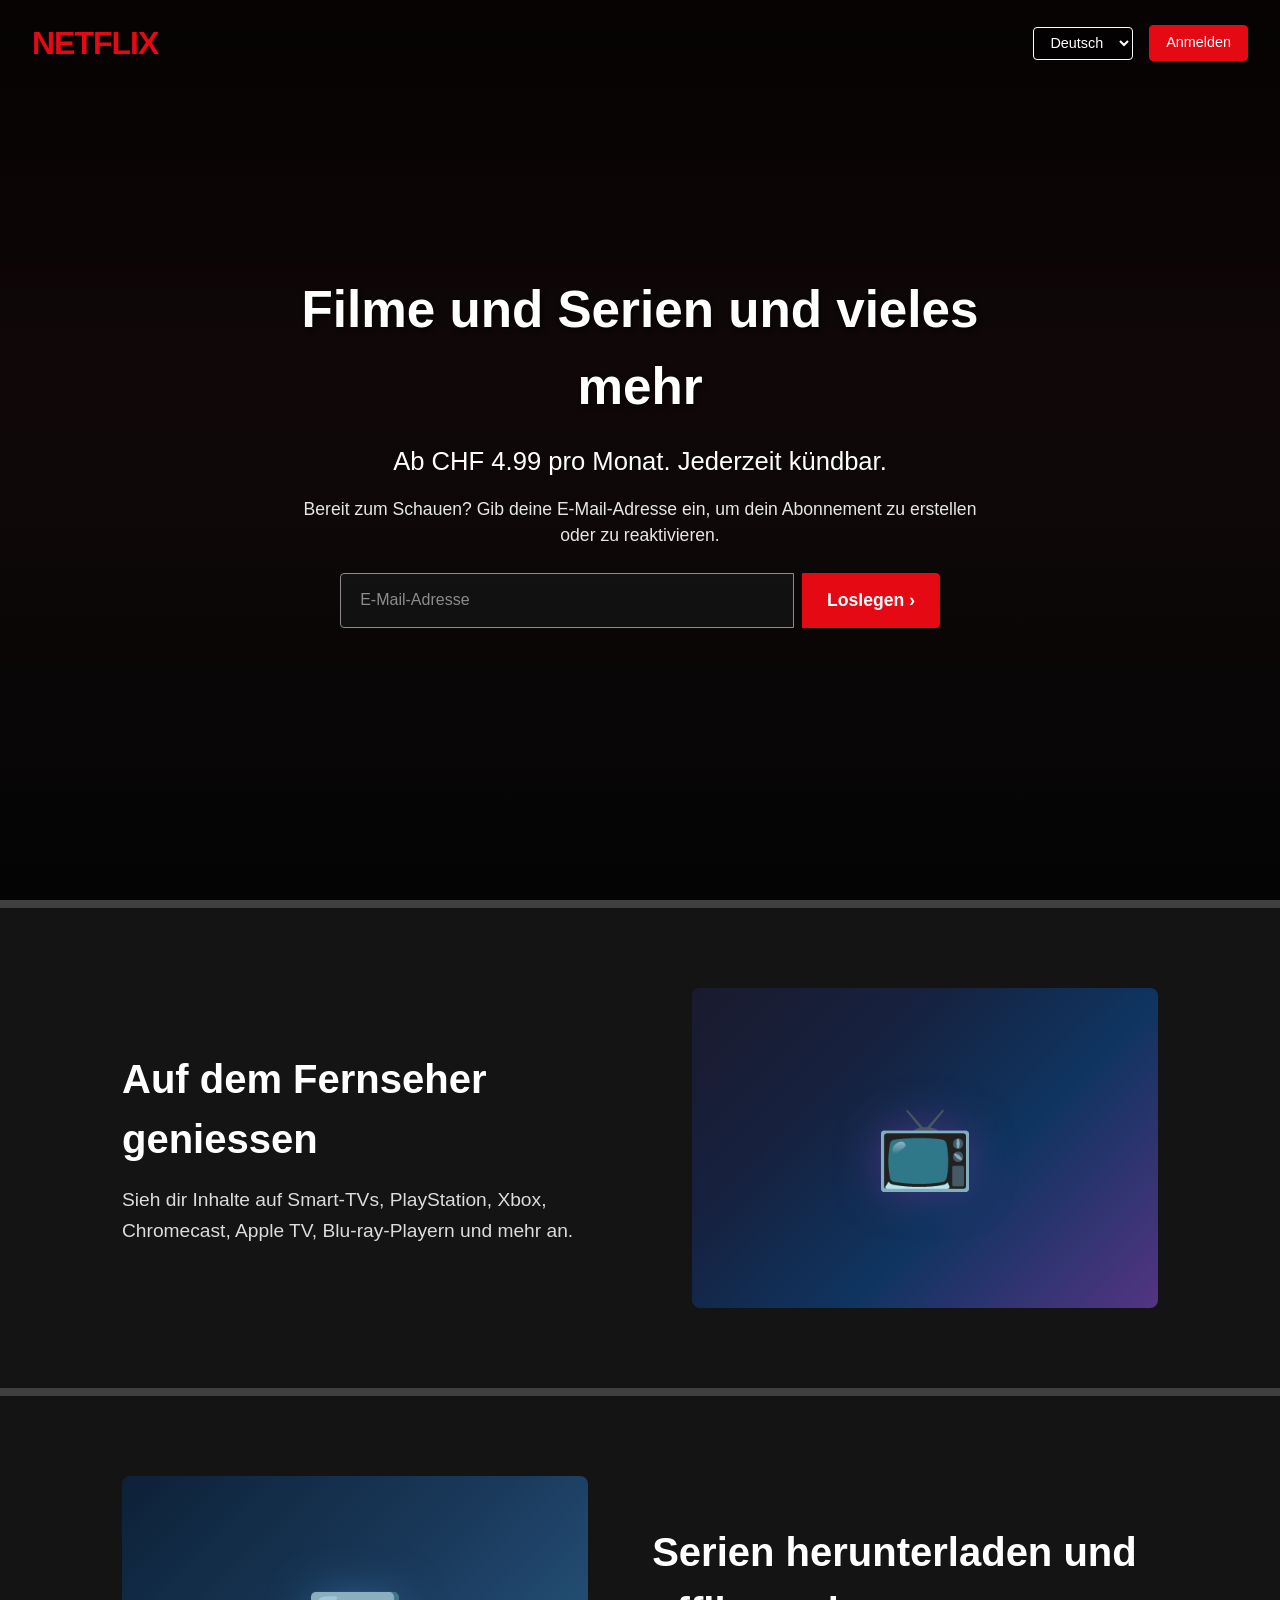
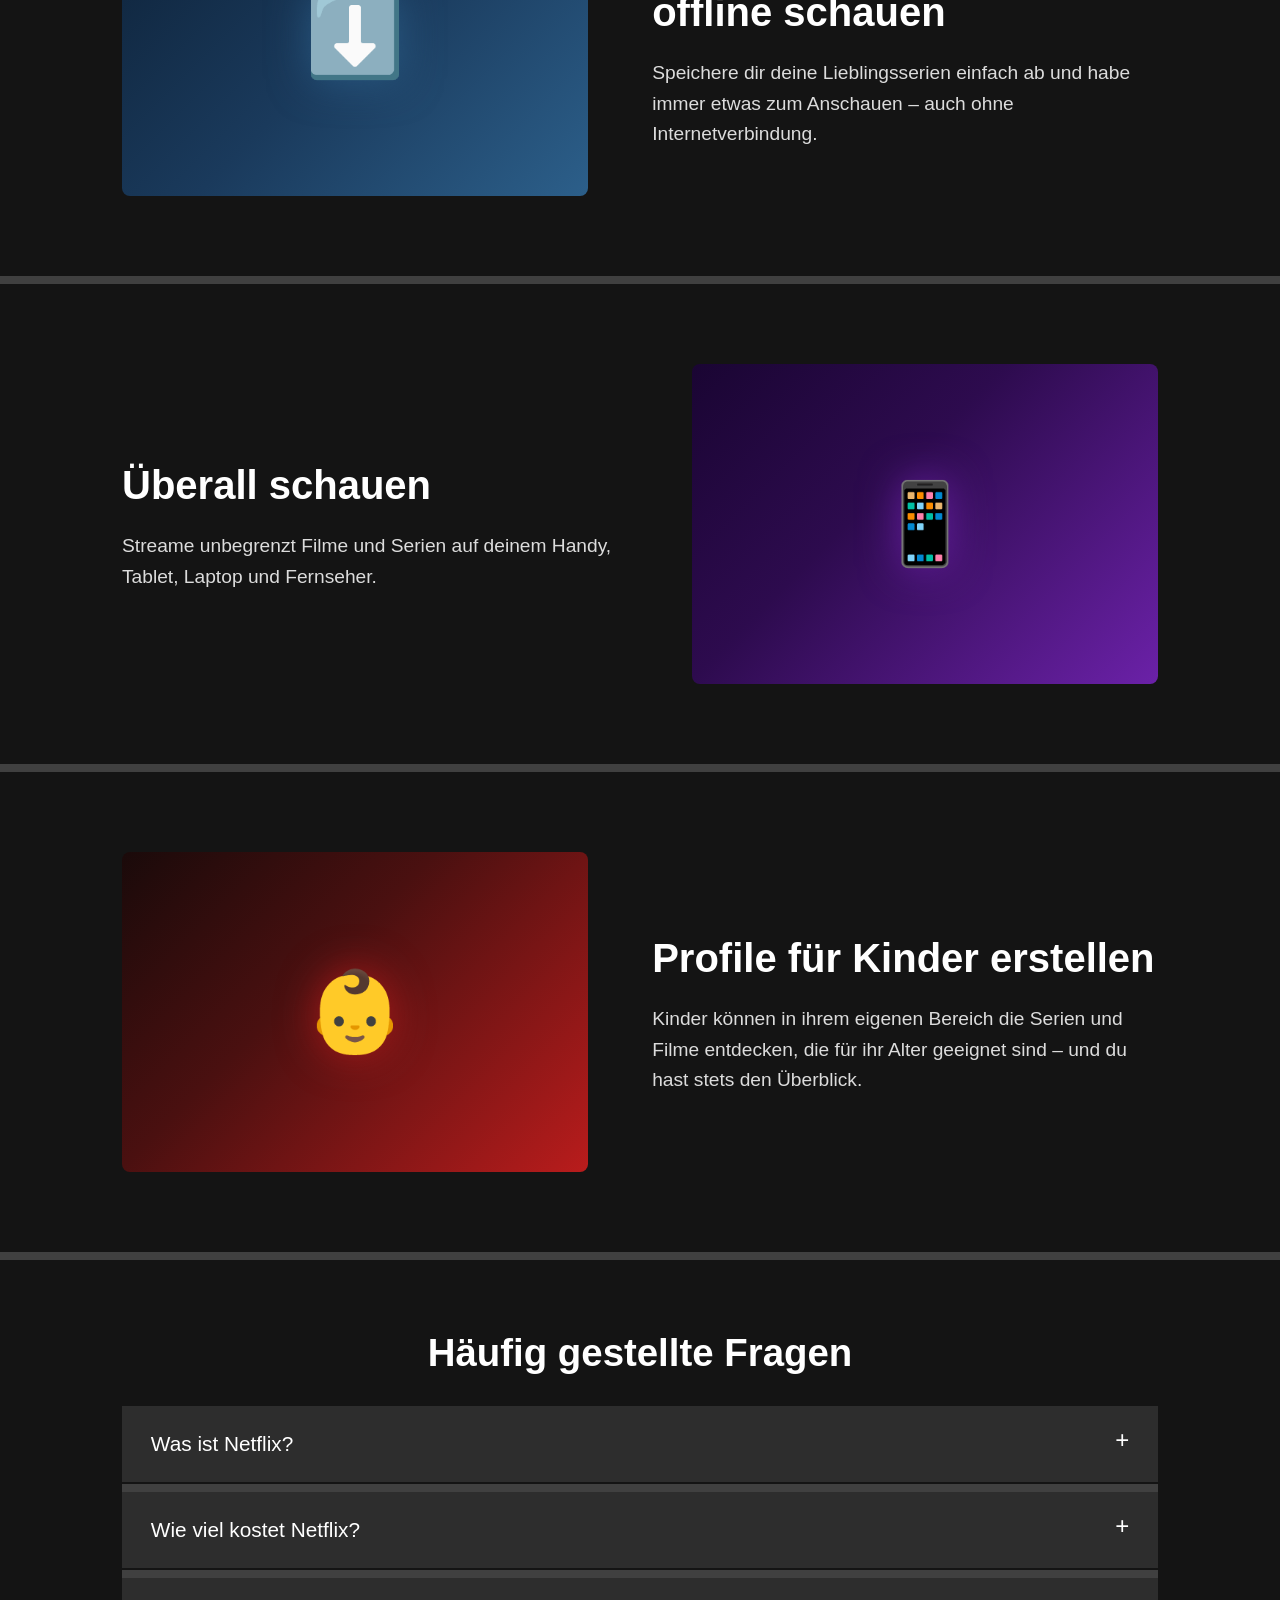
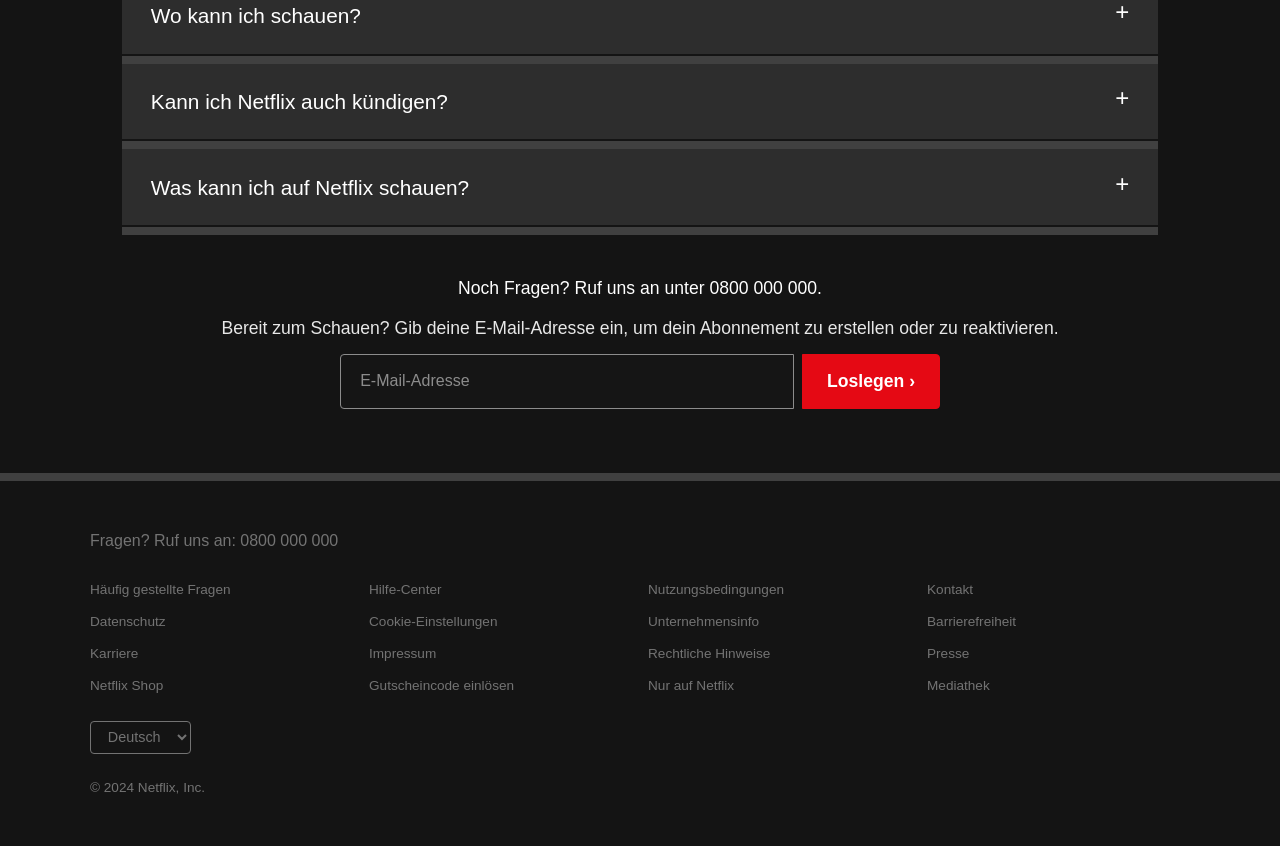
<file: copycat_d2/index.html>
<!DOCTYPE html>
<html lang="de">
<head>
  <meta charset="UTF-8">
  <meta name="viewport" content="width=device-width, initial-scale=1.0">
  <title>Netflix – Filme und Serien online schauen</title>
  <link rel="stylesheet" href="styles/style.css">
</head>
<body>

  <!-- ===== HERO + NAVBAR ===== -->
  <section class="hero">
    <header class="navbar">
      <a href="#" class="navbar__logo">NETFLIX</a>
      <div class="navbar__actions">
        <select class="select">
          <option value="de">Deutsch</option>
          <option value="en">English</option>
        </select>
        <a href="#" class="btn btn--small">Anmelden</a>
      </div>
    </header>

    <div class="hero__content">
      <h1 class="hero__title">Filme und Serien und vieles mehr</h1>
      <p class="hero__subtitle">Ab CHF 4.99 pro Monat. Jederzeit kündbar.</p>
      <p class="hero__body">Bereit zum Schauen? Gib deine E-Mail-Adresse ein, um dein Abonnement zu erstellen oder zu reaktivieren.</p>
      <form class="cta-form" action="#" method="get">
        <input class="cta-form__input" type="email" placeholder="E-Mail-Adresse">
        <button class="btn btn--primary cta-form__btn" type="submit">Loslegen &rsaquo;</button>
      </form>
    </div>
  </section>

  <hr class="section-divider">

  <!-- ===== FEATURE 1: TV ===== -->
  <section class="feature feature--row">
    <div class="feature__text">
      <h2 class="feature__title">Auf dem Fernseher geniessen</h2>
      <p class="feature__desc">Sieh dir Inhalte auf Smart-TVs, PlayStation, Xbox, Chromecast, Apple TV, Blu-ray-Playern und mehr an.</p>
    </div>
    <div class="feature__media feature__media--tv"></div>
  </section>

  <hr class="section-divider">

  <!-- ===== FEATURE 2: DOWNLOAD ===== -->
  <section class="feature feature--row-reverse">
    <div class="feature__text">
      <h2 class="feature__title">Serien herunterladen und offline schauen</h2>
      <p class="feature__desc">Speichere dir deine Lieblingsserien einfach ab und habe immer etwas zum Anschauen – auch ohne Internetverbindung.</p>
    </div>
    <div class="feature__media feature__media--download"></div>
  </section>

  <hr class="section-divider">

  <!-- ===== FEATURE 3: EVERYWHERE ===== -->
  <section class="feature feature--row">
    <div class="feature__text">
      <h2 class="feature__title">Überall schauen</h2>
      <p class="feature__desc">Streame unbegrenzt Filme und Serien auf deinem Handy, Tablet, Laptop und Fernseher.</p>
    </div>
    <div class="feature__media feature__media--everywhere"></div>
  </section>

  <hr class="section-divider">

  <!-- ===== FEATURE 4: KIDS ===== -->
  <section class="feature feature--row-reverse">
    <div class="feature__text">
      <h2 class="feature__title">Profile für Kinder erstellen</h2>
      <p class="feature__desc">Kinder können in ihrem eigenen Bereich die Serien und Filme entdecken, die für ihr Alter geeignet sind – und du hast stets den Überblick.</p>
    </div>
    <div class="feature__media feature__media--kids"></div>
  </section>

  <hr class="section-divider">

  <!-- ===== FAQ ===== -->
  <section class="faq">
    <h2 class="faq__title">Häufig gestellte Fragen</h2>

    <div class="faq__item">
      <input type="checkbox" id="faq1" class="faq__toggle">
      <label for="faq1" class="faq__question">Was ist Netflix?</label>
      <div class="faq__answer">
        <p>Netflix ist ein Streaming-Dienst, der eine grosse Auswahl an Filmen, Serien, Dokumentationen und mehr bietet. Du kannst auf so vielen Geräten schauen, wie du möchtest.</p>
      </div>
    </div>

    <div class="faq__item">
      <input type="checkbox" id="faq2" class="faq__toggle">
      <label for="faq2" class="faq__question">Wie viel kostet Netflix?</label>
      <div class="faq__answer">
        <p>Netflix bietet verschiedene Abonnements an. Ab CHF 4.99 monatlich. Du kannst dein Abo jederzeit ändern oder kündigen.</p>
      </div>
    </div>

    <div class="faq__item">
      <input type="checkbox" id="faq3" class="faq__toggle">
      <label for="faq3" class="faq__question">Wo kann ich schauen?</label>
      <div class="faq__answer">
        <p>Netflix ist auf jedem Gerät verfügbar, das mit dem Internet verbunden ist, z. B. Tablets, Smart-TVs, Smartphones, Streaming-Geräten, Spielkonsolen und mehr.</p>
      </div>
    </div>

    <div class="faq__item">
      <input type="checkbox" id="faq4" class="faq__toggle">
      <label for="faq4" class="faq__question">Kann ich Netflix auch kündigen?</label>
      <div class="faq__answer">
        <p>Netflix bietet keine langen Vertragslaufzeiten und keine Kündigungsgebühren. Du kannst dein Konto jederzeit online in zwei Klicks kündigen.</p>
      </div>
    </div>

    <div class="faq__item">
      <input type="checkbox" id="faq5" class="faq__toggle">
      <label for="faq5" class="faq__question">Was kann ich auf Netflix schauen?</label>
      <div class="faq__answer">
        <p>Netflix hat ein umfangreiches Angebot an Spielfilmen, Dokumentationen, Serien, Anime, Netflix-Originals und vielem mehr. Es gibt immer etwas Neues zu entdecken.</p>
      </div>
    </div>

    <div class="faq__cta">
      <p>Noch Fragen? Ruf uns an unter <a href="tel:0800000000">0800 000 000</a>.</p>
      <p class="hero__body">Bereit zum Schauen? Gib deine E-Mail-Adresse ein, um dein Abonnement zu erstellen oder zu reaktivieren.</p>
      <form class="cta-form" action="#" method="get">
        <input class="cta-form__input" type="email" placeholder="E-Mail-Adresse">
        <button class="btn btn--primary cta-form__btn" type="submit">Loslegen &rsaquo;</button>
      </form>
    </div>
  </section>

  <hr class="section-divider">

  <!-- ===== FOOTER ===== -->
  <footer class="footer">
    <div class="footer__inner">
      <p class="footer__contact">Fragen? Ruf uns an: <a href="tel:0800000000">0800 000 000</a></p>

      <div class="footer__grid">
        <ul>
          <li><a href="#">Häufig gestellte Fragen</a></li>
          <li><a href="#">Datenschutz</a></li>
          <li><a href="#">Karriere</a></li>
          <li><a href="#">Netflix Shop</a></li>
        </ul>
        <ul>
          <li><a href="#">Hilfe-Center</a></li>
          <li><a href="#">Cookie-Einstellungen</a></li>
          <li><a href="#">Impressum</a></li>
          <li><a href="#">Gutscheincode einlösen</a></li>
        </ul>
        <ul>
          <li><a href="#">Nutzungsbedingungen</a></li>
          <li><a href="#">Unternehmensinfo</a></li>
          <li><a href="#">Rechtliche Hinweise</a></li>
          <li><a href="#">Nur auf Netflix</a></li>
        </ul>
        <ul>
          <li><a href="#">Kontakt</a></li>
          <li><a href="#">Barrierefreiheit</a></li>
          <li><a href="#">Presse</a></li>
          <li><a href="#">Mediathek</a></li>
        </ul>
      </div>

      <select class="select footer__select">
        <option value="de">Deutsch</option>
        <option value="en">English</option>
      </select>

      <p class="footer__copy">&copy; 2024 Netflix, Inc.</p>
    </div>
  </footer>

</body>
</html>
</file>
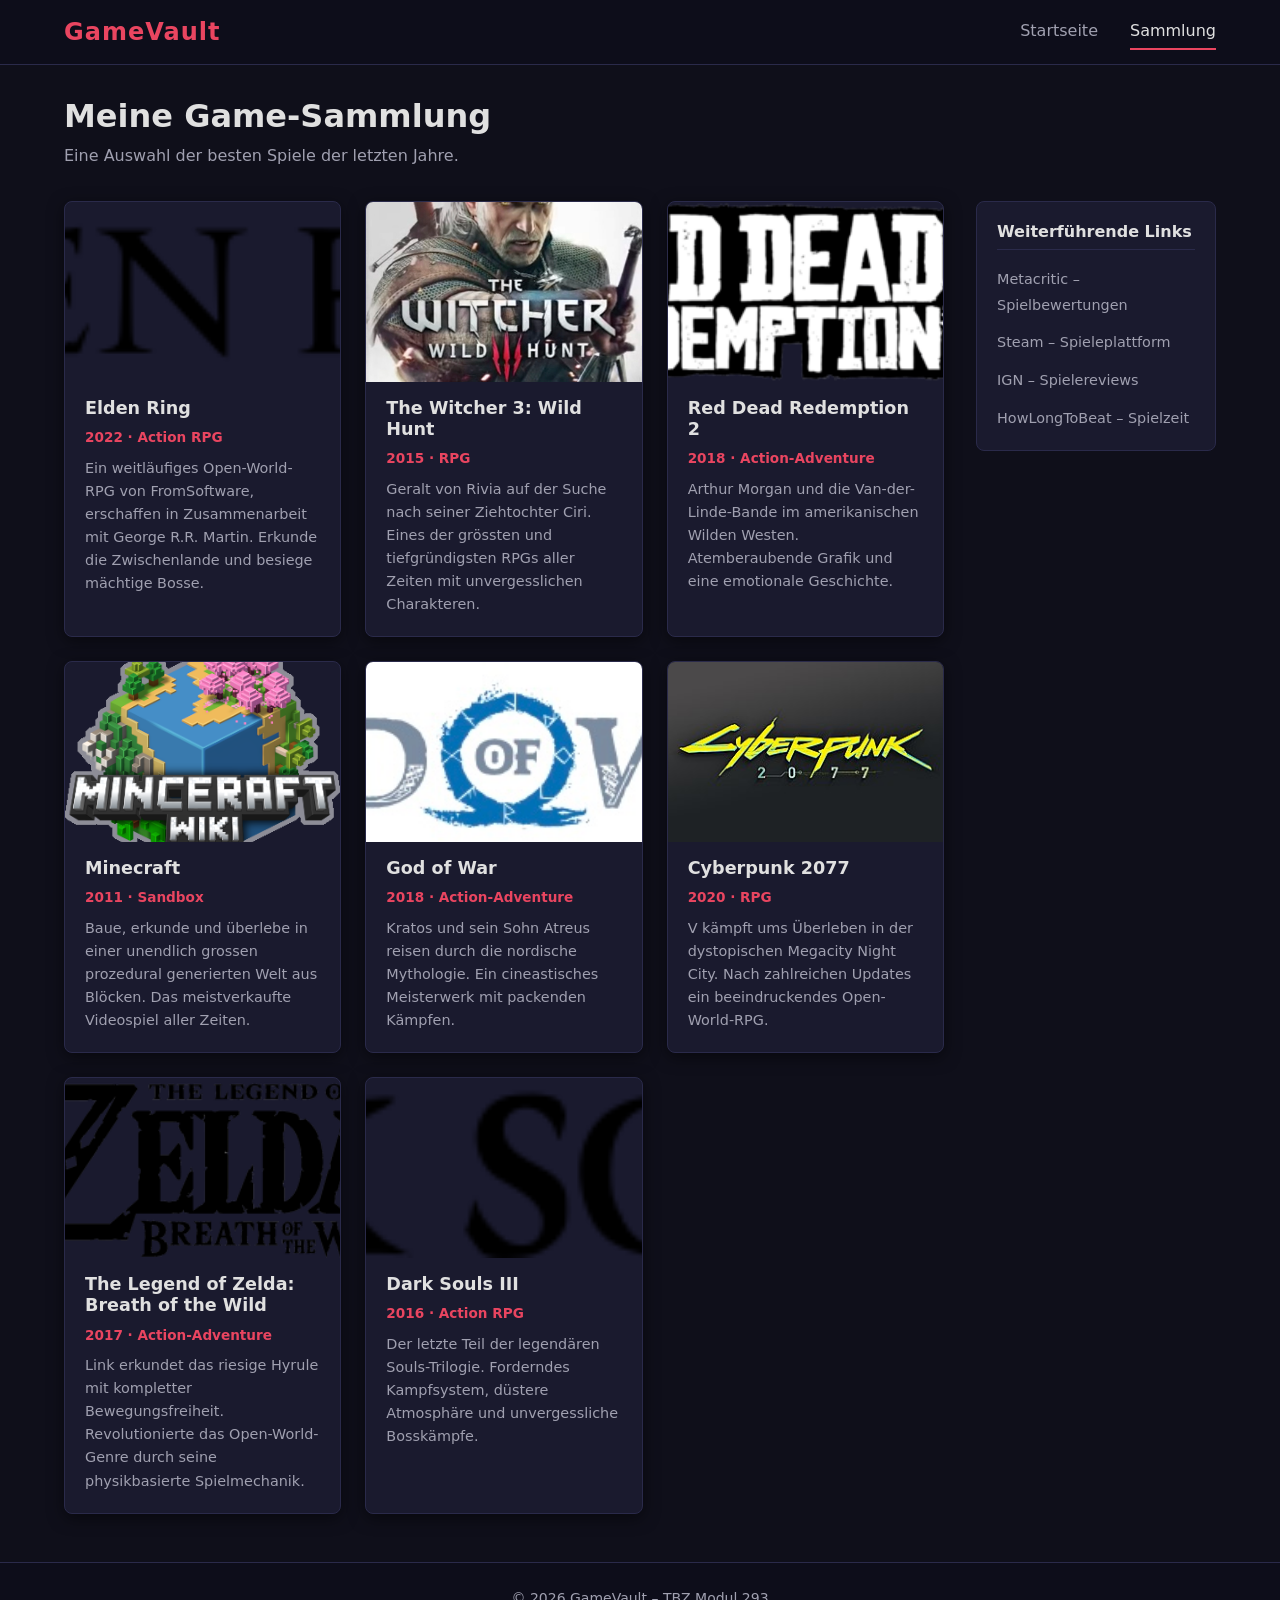
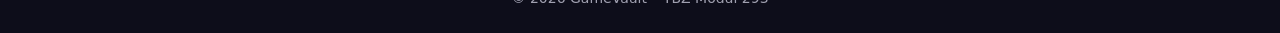
<file: sammlung.html>
<!DOCTYPE html>
<html lang="de">
<head>
  <meta charset="UTF-8">
  <meta name="viewport" content="width=device-width, initial-scale=1.0">
  <title>GameVault – Sammlung</title>
  <link rel="stylesheet" href="css/styles.css">
</head>
<body>

  <header>
    <div class="header-inner">
      <span class="logo">GameVault</span>
      <nav>
        <a href="index.html">Startseite</a>
        <a href="sammlung.html" class="active">Sammlung</a>
      </nav>
    </div>
  </header>

  <main class="sammlung-main">

    <section class="sammlung-header">
      <h1>Meine Game-Sammlung</h1>
      <p>Eine Auswahl der besten Spiele der letzten Jahre.</p>
    </section>

    <div class="sammlung-layout">

      <section class="grid-container">

        <article class="card">
          <img src="assets/images/elden_ring.png" alt="Elden Ring">
          <div class="card-body">
            <h2>Elden Ring</h2>
            <p class="meta">2022 · Action RPG</p>
            <p>Ein weitläufiges Open-World-RPG von FromSoftware, erschaffen in Zusammenarbeit mit George R.R. Martin. Erkunde die Zwischenlande und besiege mächtige Bosse.</p>
          </div>
        </article>

        <article class="card">
          <img src="assets/images/witcher_3_logo.jpg" alt="The Witcher 3: Wild Hunt">
          <div class="card-body">
            <h2>The Witcher 3: Wild Hunt</h2>
            <p class="meta">2015 · RPG</p>
            <p>Geralt von Rivia auf der Suche nach seiner Ziehtochter Ciri. Eines der grössten und tiefgründigsten RPGs aller Zeiten mit unvergesslichen Charakteren.</p>
          </div>
        </article>

        <article class="card">
          <img src="assets/images/Red_Dead_Redemption_2_Logo.png" alt="Red Dead Redemption 2">
          <div class="card-body">
            <h2>Red Dead Redemption 2</h2>
            <p class="meta">2018 · Action-Adventure</p>
            <p>Arthur Morgan und die Van-der-Linde-Bande im amerikanischen Wilden Westen. Atemberaubende Grafik und eine emotionale Geschichte.</p>
          </div>
        </article>

        <article class="card">
          <img src="assets/images/minecraft.png" alt="Minecraft">
          <div class="card-body">
            <h2>Minecraft</h2>
            <p class="meta">2011 · Sandbox</p>
            <p>Baue, erkunde und überlebe in einer unendlich grossen prozedural generierten Welt aus Blöcken. Das meistverkaufte Videospiel aller Zeiten.</p>
          </div>
        </article>

        <article class="card">
          <img src="assets/images/Logotipo_Atual_God_of_War_Ragnarök.jpg" alt="God of War">
          <div class="card-body">
            <h2>God of War</h2>
            <p class="meta">2018 · Action-Adventure</p>
            <p>Kratos und sein Sohn Atreus reisen durch die nordische Mythologie. Ein cineastisches Meisterwerk mit packenden Kämpfen.</p>
          </div>
        </article>

        <article class="card">
          <img src="assets/images/cyberpunk_logo.jpg" alt="Cyberpunk 2077">
          <div class="card-body">
            <h2>Cyberpunk 2077</h2>
            <p class="meta">2020 · RPG</p>
            <p>V kämpft ums Überleben in der dystopischen Megacity Night City. Nach zahlreichen Updates ein beeindruckendes Open-World-RPG.</p>
          </div>
        </article>

        <article class="card">
          <img src="assets/images/zelda_botw.png" alt="The Legend of Zelda: Breath of the Wild">
          <div class="card-body">
            <h2>The Legend of Zelda: Breath of the Wild</h2>
            <p class="meta">2017 · Action-Adventure</p>
            <p>Link erkundet das riesige Hyrule mit kompletter Bewegungsfreiheit. Revolutionierte das Open-World-Genre durch seine physikbasierte Spielmechanik.</p>
          </div>
        </article>

        <article class="card">
          <img src="assets/images/dark_souls.png" alt="Dark Souls III">
          <div class="card-body">
            <h2>Dark Souls III</h2>
            <p class="meta">2016 · Action RPG</p>
            <p>Der letzte Teil der legendären Souls-Trilogie. Forderndes Kampfsystem, düstere Atmosphäre und unvergessliche Bosskämpfe.</p>
          </div>
        </article>

      </section>

      <aside>
        <h2>Weiterführende Links</h2>
        <ul>
          <li><a href="https://www.metacritic.com/game/" target="_blank" rel="noopener">Metacritic – Spielbewertungen</a></li>
          <li><a href="https://store.steampowered.com/" target="_blank" rel="noopener">Steam – Spieleplattform</a></li>
          <li><a href="https://www.ign.com/games" target="_blank" rel="noopener">IGN – Spielereviews</a></li>
          <li><a href="https://howlongtobeat.com/" target="_blank" rel="noopener">HowLongToBeat – Spielzeit</a></li>
        </ul>
      </aside>

    </div>

  </main>

  <footer>
    <p>&copy; 2026 GameVault – TBZ Modul 293</p>
  </footer>

</body>
</html>
</file>
<file: copycat_d2/styles/style.css>
/* ===========================
   DESIGN TOKENS
=========================== */
:root {
  --color-bg: #141414;
  --color-primary: #E50914;
  --color-text: #ffffff;
  --color-border: #404040;
  --color-overlay: rgba(0, 0, 0, 0.65);
  --max-width: 1100px;
}

/* ===========================
   RESET & BASE
=========================== */
*, *::before, *::after {
  box-sizing: border-box;
  margin: 0;
  padding: 0;
}

html {
  font-size: 16px;
}

body {
  background-color: var(--color-bg);
  color: var(--color-text);
  font-family: 'Helvetica Neue', Helvetica, Arial, sans-serif;
  line-height: 1.5;
}

a {
  color: var(--color-text);
  text-decoration: none;
}

a:hover {
  text-decoration: underline;
}

ul {
  list-style: none;
}

/* ===========================
   SECTION DIVIDER
=========================== */
.section-divider {
  border: none;
  border-top: 8px solid var(--color-border);
  margin: 0;
}

/* ===========================
   BUTTONS
=========================== */
.btn {
  display: inline-block;
  padding: 0.6rem 1.2rem;
  border: 1px solid var(--color-text);
  border-radius: 4px;
  background: transparent;
  color: var(--color-text);
  font-size: 1rem;
  cursor: pointer;
  white-space: nowrap;
  transition: background 0.2s;
}

.btn:hover {
  background: rgba(255, 255, 255, 0.1);
  text-decoration: none;
}

.btn--primary {
  background: var(--color-primary);
  border-color: var(--color-primary);
  color: var(--color-text);
  font-size: 1.1rem;
  font-weight: 700;
  padding: 1rem 1.5rem;
}

.btn--primary:hover {
  background: #f40612;
}

.btn--small {
  font-size: 0.9rem;
  padding: 0.4rem 1rem;
  background: var(--color-primary);
  border-color: var(--color-primary);
}

/* ===========================
   SELECT
=========================== */
.select {
  background: rgba(0, 0, 0, 0.5);
  color: var(--color-text);
  border: 1px solid var(--color-text);
  border-radius: 4px;
  padding: 0.4rem 0.8rem;
  font-size: 0.9rem;
  cursor: pointer;
}

.select option {
  background: #141414;
}

/* ===========================
   NAVBAR
=========================== */
.navbar {
  position: absolute;
  top: 0;
  left: 0;
  right: 0;
  z-index: 10;
  display: flex;
  justify-content: space-between;
  align-items: center;
  padding: 1.2rem 2rem;
}

.navbar__logo {
  color: var(--color-primary);
  font-size: 2rem;
  font-weight: 900;
  letter-spacing: -1px;
  text-decoration: none;
}

.navbar__actions {
  display: flex;
  align-items: center;
  gap: 1rem;
}

/* ===========================
   HERO
=========================== */
.hero {
  position: relative;
  min-height: 100vh;
  display: flex;
  align-items: center;
  justify-content: center;
  text-align: center;
  padding: 2rem;
  background:
    linear-gradient(var(--color-overlay), var(--color-overlay)),
    linear-gradient(180deg, #1a0a0a 0%, #2d1515 40%, #141414 100%);
  background-size: cover;
  background-position: center;
}

.hero::before {
  content: '';
  position: absolute;
  inset: 0;
  background:
    linear-gradient(to bottom, rgba(0,0,0,0.4) 0%, rgba(0,0,0,0) 40%, rgba(0,0,0,0) 60%, rgba(0,0,0,0.4) 100%);
}

.hero__content {
  position: relative;
  z-index: 1;
  max-width: 700px;
}

.hero__title {
  font-size: 2rem;
  font-weight: 900;
  margin-bottom: 1rem;
  text-shadow: 2px 2px 4px rgba(0,0,0,0.6);
}

.hero__subtitle {
  font-size: 1.3rem;
  font-weight: 400;
  margin-bottom: 1rem;
}

.hero__body {
  font-size: 1.1rem;
  margin-bottom: 1.5rem;
  color: rgba(255, 255, 255, 0.9);
}

/* ===========================
   CTA FORM
=========================== */
.cta-form {
  display: flex;
  flex-direction: column;
  gap: 0.5rem;
  width: 100%;
  max-width: 600px;
  margin: 0 auto;
}

.cta-form__input {
  flex: 1;
  padding: 1rem 1.2rem;
  font-size: 1rem;
  border: 1px solid #8c8c8c;
  border-radius: 4px;
  background: rgba(22, 22, 22, 0.7);
  color: var(--color-text);
  outline: none;
}

.cta-form__input::placeholder {
  color: #8c8c8c;
}

.cta-form__input:focus {
  border-color: var(--color-text);
}

.cta-form__btn {
  border-radius: 4px;
  white-space: nowrap;
}

/* ===========================
   FEATURE SECTIONS
=========================== */
.feature {
  display: flex;
  flex-direction: column;
  align-items: center;
  gap: 2rem;
  padding: 4rem 2rem;
  max-width: var(--max-width);
  margin: 0 auto;
}

.feature__text {
  text-align: center;
}

.feature__title {
  font-size: 1.8rem;
  font-weight: 900;
  margin-bottom: 1rem;
}

.feature__desc {
  font-size: 1.1rem;
  color: rgba(255, 255, 255, 0.85);
  line-height: 1.6;
}

.feature__media {
  width: 100%;
  max-width: 480px;
  height: 280px;
  border-radius: 8px;
  flex-shrink: 0;
}

/* Feature media gradients (placeholders) */
.feature__media--tv {
  background: linear-gradient(135deg, #1a1a2e 0%, #16213e 30%, #0f3460 60%, #533483 100%);
  display: flex;
  align-items: center;
  justify-content: center;
  font-size: 4rem;
  position: relative;
  overflow: hidden;
}

.feature__media--tv::after {
  content: '📺';
  font-size: 5rem;
  filter: drop-shadow(0 0 20px rgba(83, 52, 131, 0.8));
}

.feature__media--download {
  background: linear-gradient(135deg, #0d2137 0%, #1a3a5c 50%, #2c5f8a 100%);
  display: flex;
  align-items: center;
  justify-content: center;
}

.feature__media--download::after {
  content: '⬇️';
  font-size: 5rem;
  filter: drop-shadow(0 0 20px rgba(44, 95, 138, 0.8));
}

.feature__media--everywhere {
  background: linear-gradient(135deg, #1a0533 0%, #2d0b4e 40%, #6b21a8 100%);
  display: flex;
  align-items: center;
  justify-content: center;
}

.feature__media--everywhere::after {
  content: '📱';
  font-size: 5rem;
  filter: drop-shadow(0 0 20px rgba(107, 33, 168, 0.8));
}

.feature__media--kids {
  background: linear-gradient(135deg, #1a0a0a 0%, #4a1010 40%, #b91c1c 100%);
  display: flex;
  align-items: center;
  justify-content: center;
}

.feature__media--kids::after {
  content: '👶';
  font-size: 5rem;
  filter: drop-shadow(0 0 20px rgba(185, 28, 28, 0.8));
}

/* ===========================
   FAQ
=========================== */
.faq {
  max-width: var(--max-width);
  margin: 0 auto;
  padding: 4rem 2rem;
}

.faq__title {
  font-size: 2rem;
  font-weight: 900;
  text-align: center;
  margin-bottom: 1.5rem;
}

.faq__item {
  border-bottom: 8px solid var(--color-border);
  margin-bottom: 0;
}

.faq__toggle {
  display: none;
}

.faq__question {
  display: block;
  background: #2d2d2d;
  color: var(--color-text);
  font-size: 1.1rem;
  font-weight: 400;
  padding: 1.2rem 1.5rem;
  cursor: pointer;
  transition: background 0.2s;
  margin-bottom: 2px;
}

.faq__question:hover {
  background: #404040;
}

.faq__question::after {
  content: '+';
  float: right;
  font-size: 1.5rem;
  font-weight: 300;
  line-height: 1;
  transition: transform 0.3s ease;
}

.faq__toggle:checked ~ .faq__question::after {
  transform: rotate(45deg);
}

.faq__answer {
  max-height: 0;
  overflow: hidden;
  transition: max-height 0.4s ease;
  background: #2d2d2d;
}

.faq__toggle:checked ~ .faq__answer {
  max-height: 300px;
}

.faq__answer p {
  padding: 1.2rem 1.5rem;
  font-size: 1.1rem;
  line-height: 1.7;
  color: rgba(255, 255, 255, 0.85);
}

.faq__cta {
  text-align: center;
  margin-top: 2.5rem;
}

.faq__cta p {
  margin-bottom: 0.8rem;
  font-size: 1.1rem;
}

.faq__cta a {
  color: var(--color-text);
}

/* ===========================
   FOOTER
=========================== */
.footer {
  padding: 3rem 2rem;
  color: #737373;
}

.footer__inner {
  max-width: var(--max-width);
  margin: 0 auto;
}

.footer__contact {
  margin-bottom: 1.5rem;
  font-size: 1rem;
}

.footer__contact a {
  color: #737373;
}

.footer__contact a:hover {
  text-decoration: underline;
}

.footer__grid {
  display: grid;
  grid-template-columns: repeat(2, 1fr);
  gap: 0.5rem 1rem;
  margin-bottom: 1.5rem;
}

.footer__grid ul {
  display: flex;
  flex-direction: column;
  gap: 0.5rem;
}

.footer__grid a {
  color: #737373;
  font-size: 0.85rem;
}

.footer__grid a:hover {
  text-decoration: underline;
}

.footer__select {
  margin-bottom: 1.5rem;
  background: transparent;
  color: #737373;
  border-color: #737373;
}

.footer__copy {
  font-size: 0.85rem;
  color: #737373;
}

/* ===========================
   RESPONSIVE — 768px+
=========================== */
@media (min-width: 768px) {
  .cta-form {
    flex-direction: row;
  }

  .cta-form__input {
    border-radius: 4px 0 0 4px;
  }

  .cta-form__btn {
    border-radius: 0 4px 4px 0;
  }
}

/* ===========================
   RESPONSIVE — 1024px+
=========================== */
@media (min-width: 1024px) {
  .hero__title {
    font-size: 3.2rem;
  }

  .hero__subtitle {
    font-size: 1.6rem;
  }

  .feature {
    flex-direction: row;
    gap: 4rem;
    padding: 5rem 2rem;
  }

  .feature--row-reverse {
    flex-direction: row-reverse;
  }

  .feature__text {
    flex: 1;
    text-align: left;
  }

  .feature__title {
    font-size: 2.5rem;
  }

  .feature__desc {
    font-size: 1.2rem;
  }

  .feature__media {
    width: 45%;
    max-width: none;
    height: 320px;
  }

  .footer__grid {
    grid-template-columns: repeat(4, 1fr);
  }

  .faq__title {
    font-size: 2.4rem;
  }

  .faq__question {
    font-size: 1.3rem;
    padding: 1.4rem 1.8rem;
  }

  .faq__answer p {
    font-size: 1.2rem;
    padding: 1.4rem 1.8rem;
  }
}
</file>
<file: css/styles.css>
/* =============================================
   1. CSS Reset & Variablen
   ============================================= */
*, *::before, *::after {
  box-sizing: border-box;
  margin: 0;
  padding: 0;
}

:root {
  --color-bg: #0f0f1a;
  --color-surface: #1a1a2e;
  --color-surface-2: #16213e;
  --color-accent: #e94560;
  --color-accent-hover: #c73652;
  --color-text: #e0e0e0;
  --color-text-muted: #a0a0b0;
  --color-border: #2a2a4a;
  --color-header-bg: #0d0d1a;
  --color-footer-bg: #0d0d1a;
  --radius: 8px;
  --shadow: 0 4px 16px rgba(0, 0, 0, 0.5);
}

/* =============================================
   2. Typografie & Body
   ============================================= */
body {
  font-family: 'Segoe UI', system-ui, -apple-system, sans-serif;
  background-color: var(--color-bg);
  color: var(--color-text);
  line-height: 1.6;
  font-size: 16px;
}

h1, h2, h3 {
  line-height: 1.2;
}

a {
  color: var(--color-accent);
  text-decoration: none;
}

a:hover {
  text-decoration: underline;
}

img {
  display: block;
  width: 100%;
  height: auto;
}

ul {
  list-style: none;
}

/* =============================================
   3. Header & Navigation
   ============================================= */
header {
  background-color: var(--color-header-bg);
  border-bottom: 1px solid var(--color-border);
  position: sticky;
  top: 0;
  z-index: 100;
}

.header-inner {
  max-width: 1200px;
  margin: 0 auto;
  padding: 0 1.5rem;
  height: 64px;
  display: flex;
  align-items: center;
  justify-content: space-between;
}

.logo {
  font-size: 1.5rem;
  font-weight: 700;
  color: var(--color-accent);
  letter-spacing: 1px;
}

nav {
  display: flex;
  gap: 2rem;
}

nav a {
  color: var(--color-text-muted);
  font-weight: 500;
  padding: 0.25rem 0;
  border-bottom: 2px solid transparent;
  transition: color 0.2s, border-color 0.2s;
}

nav a:hover,
nav a.active {
  color: var(--color-text);
  border-bottom-color: var(--color-accent);
  text-decoration: none;
}

/* =============================================
   4. Hero-Bereich
   ============================================= */
.hero {
  position: relative;
  overflow: hidden;
  max-height: 500px;
}

.hero img {
  width: 100%;
  height: 500px;
  object-fit: cover;
  display: block;
}

.hero-text {
  position: absolute;
  inset: 0;
  display: flex;
  flex-direction: column;
  align-items: center;
  justify-content: center;
  text-align: center;
  background: linear-gradient(to bottom, rgba(15,15,26,0.4), rgba(15,15,26,0.8));
  padding: 2rem;
}

.hero-text h1 {
  font-size: 2.8rem;
  font-weight: 800;
  margin-bottom: 0.75rem;
  text-shadow: 0 2px 8px rgba(0,0,0,0.8);
}

.hero-text p {
  font-size: 1.2rem;
  color: var(--color-text-muted);
  margin-bottom: 1.5rem;
  max-width: 500px;
}

.btn {
  display: inline-block;
  background-color: var(--color-accent);
  color: #fff;
  padding: 0.65rem 1.75rem;
  border-radius: var(--radius);
  font-weight: 600;
  transition: background-color 0.2s;
}

.btn:hover {
  background-color: var(--color-accent-hover);
  text-decoration: none;
}

/* =============================================
   5. Featured-Bereich (Startseite)
   ============================================= */
.featured {
  max-width: 1200px;
  margin: 3rem auto;
  padding: 0 1.5rem;
}

.featured > h2 {
  font-size: 1.75rem;
  margin-bottom: 1.5rem;
  color: var(--color-text);
}

.featured-grid {
  display: grid;
  grid-template-columns: repeat(3, 1fr);
  gap: 1.5rem;
}

/* =============================================
   6. Article / Card-Design
   ============================================= */
.card {
  background-color: var(--color-surface);
  border: 1px solid var(--color-border);
  border-radius: var(--radius);
  overflow: hidden;
  box-shadow: var(--shadow);
  transition: transform 0.2s, box-shadow 0.2s;
  display: flex;
  flex-direction: column;
}

.card:hover {
  transform: translateY(-4px);
  box-shadow: 0 8px 24px rgba(0, 0, 0, 0.6);
}

.card img {
  width: 100%;
  height: 180px;
  object-fit: cover;
}

.card-body {
  padding: 1rem 1.25rem 1.25rem;
  flex: 1;
  display: flex;
  flex-direction: column;
  gap: 0.5rem;
}

.card-body h2,
.card-body h3 {
  font-size: 1.1rem;
  color: var(--color-text);
}

.meta {
  font-size: 0.85rem;
  color: var(--color-accent);
  font-weight: 600;
}

.card-body p:not(.meta) {
  font-size: 0.9rem;
  color: var(--color-text-muted);
  flex: 1;
}

.btn-link {
  margin-top: auto;
  display: inline-block;
  font-size: 0.875rem;
  font-weight: 600;
  color: var(--color-accent);
  padding-top: 0.5rem;
}

.btn-link:hover {
  text-decoration: underline;
}

/* =============================================
   5 & 7. CSS Grid – Sammlung + Aside-Layout
   ============================================= */
.sammlung-main {
  max-width: 1200px;
  margin: 0 auto;
  padding: 2rem 1.5rem 3rem;
}

.sammlung-header {
  margin-bottom: 2rem;
}

.sammlung-header h1 {
  font-size: 2rem;
  margin-bottom: 0.5rem;
}

.sammlung-header p {
  color: var(--color-text-muted);
}

.sammlung-layout {
  display: grid;
  grid-template-columns: 1fr 240px;
  gap: 2rem;
  align-items: start;
}

.grid-container {
  display: grid;
  grid-template-columns: repeat(3, 1fr);
  gap: 1.5rem;
}

/* =============================================
   7. Aside
   ============================================= */
aside {
  background-color: var(--color-surface);
  border: 1px solid var(--color-border);
  border-radius: var(--radius);
  padding: 1.25rem;
  position: sticky;
  top: 80px;
}

aside h2 {
  font-size: 1rem;
  font-weight: 700;
  color: var(--color-text);
  margin-bottom: 1rem;
  padding-bottom: 0.5rem;
  border-bottom: 1px solid var(--color-border);
}

aside ul {
  display: flex;
  flex-direction: column;
  gap: 0.75rem;
}

aside ul li a {
  font-size: 0.9rem;
  color: var(--color-text-muted);
  transition: color 0.2s;
}

aside ul li a:hover {
  color: var(--color-accent);
  text-decoration: none;
}

/* =============================================
   8. Footer
   ============================================= */
footer {
  background-color: var(--color-footer-bg);
  border-top: 1px solid var(--color-border);
  text-align: center;
  padding: 1.5rem;
  color: var(--color-text-muted);
  font-size: 0.875rem;
}

/* =============================================
   9. Media Query – Mobile
   ============================================= */
@media (max-width: 768px) {
  .hero-text h1 {
    font-size: 1.8rem;
  }

  .featured-grid {
    grid-template-columns: 1fr;
  }

  .sammlung-layout {
    grid-template-columns: 1fr;
  }

  .grid-container {
    grid-template-columns: 1fr;
  }

  aside {
    position: static;
  }

  nav {
    gap: 1rem;
  }
}
</file>
